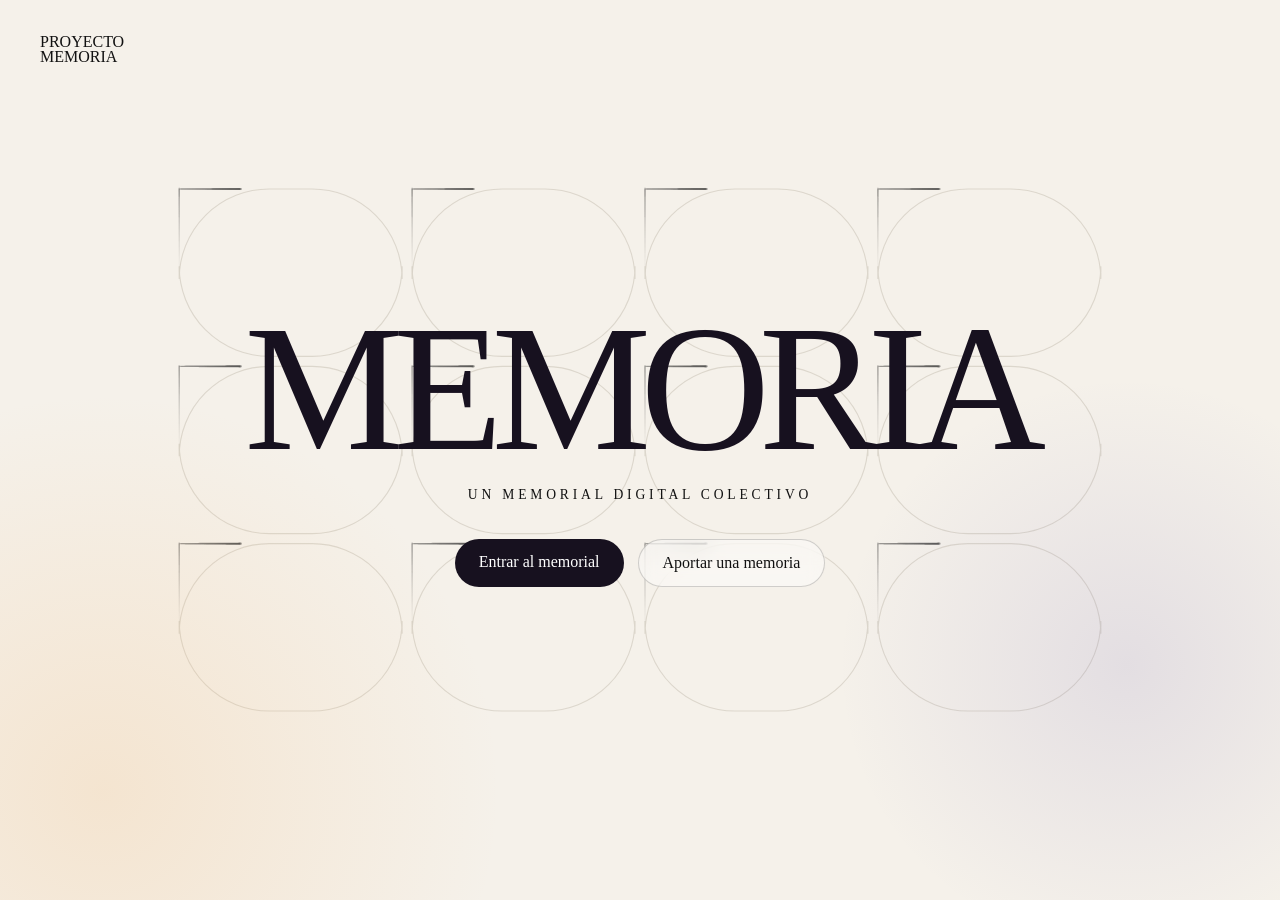
<file: index.html>
<!-- index.html -->

<!DOCTYPE html>
<html lang="es">
<head>
  <script>
  (function (m, a, z, e) {
    var s, t, u, v;
    try {
      t = m.sessionStorage.getItem('maze-us');
    } catch (err) {}

    if (!t) {
      t = new Date().getTime();
      try {
        m.sessionStorage.setItem('maze-us', t);
      } catch (err) {}
    }

    u = document.currentScript || (function () {
      var w = document.getElementsByTagName('script');
      return w[w.length - 1];
    })();
    v = u && u.nonce;

    s = a.createElement('script');
    s.src = z + '?apiKey=' + e;
    s.async = true;
    if (v) s.setAttribute('nonce', v);
    a.getElementsByTagName('head')[0].appendChild(s);
    m.mazeUniversalSnippetApiKey = e;
  })(window, document, 'https://snippet.maze.co/maze-universal-loader.js', '6c544458-8d8d-4f43-ab5a-c04b9b8d27b4');
  </script>

  <meta charset="UTF-8">
  <meta name="viewport" content="width=device-width, initial-scale=1.0">
  <title>Proyecto MEMORIA</title>
  <link rel="stylesheet" href="style.css">
</head>

<body class="lobby-page">

  <canvas id="lobbyCanvas"></canvas>

  <div class="brand">Proyecto<br>MEMORIA</div>

  <nav class="lobby-links">
    <a href="aportar.html">¿Cómo subir una memoria?</a>
    <a href="proyecto.html">¿Qué es Proyecto MEMORIA?</a>
  </nav>

  <main class="lobby-content">
    <h1>MEMORIA</h1>
    <p>Un memorial digital colectivo</p>

    <div class="lobby-actions">
      <a href="memorial.html">Entrar al memorial</a>
      <a href="aportar.html">Aportar una memoria</a>
    </div>
  </main>

  <script src="lobby.js"></script>
</body>
</html>
</file>
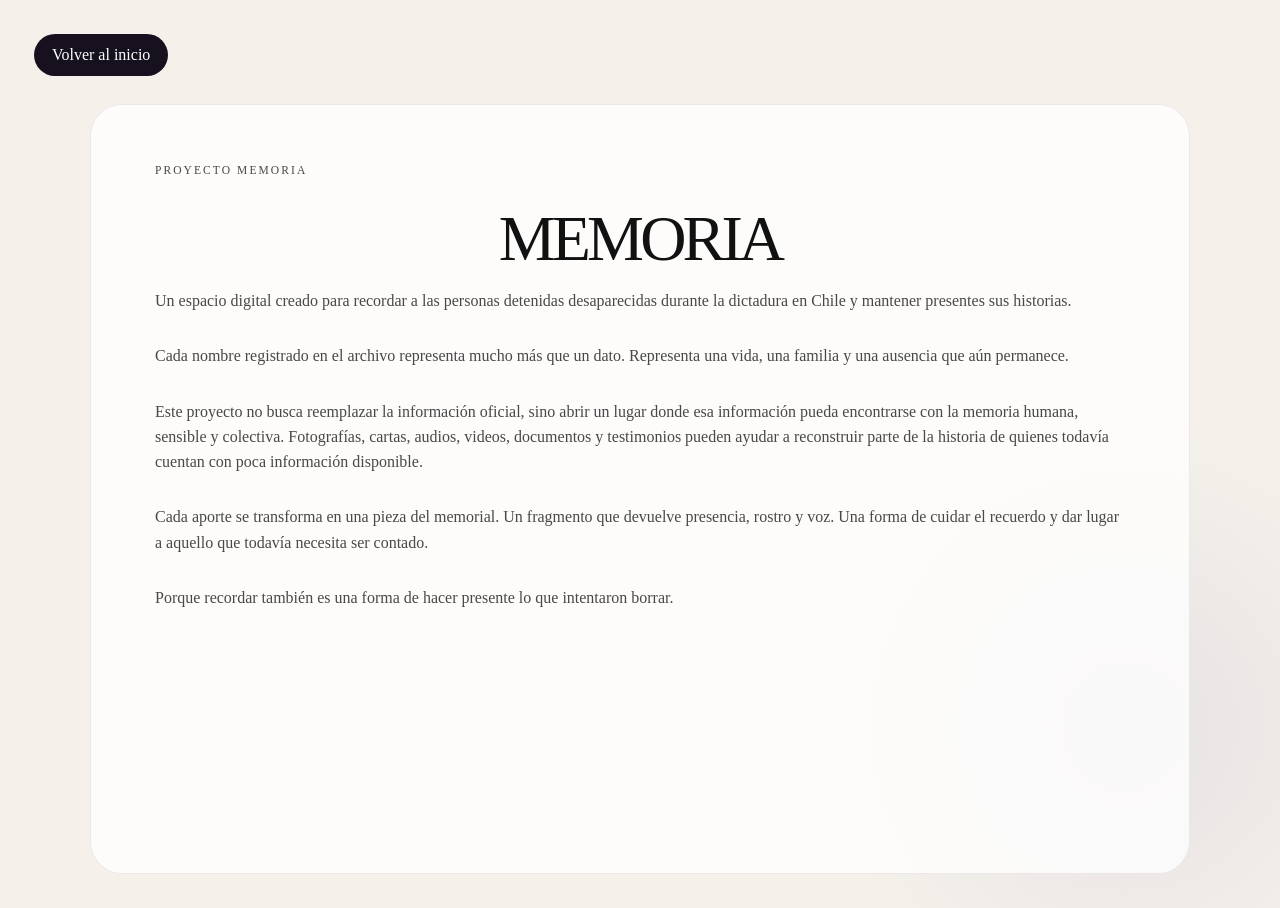
<file: proyecto.html>
﻿<!-- proyecto.html -->

<!DOCTYPE html>
<html lang="es">
<head>
  <script>
  (function (m, a, z, e) {
    var s, t, u, v;
    try {
      t = m.sessionStorage.getItem('maze-us');
    } catch (err) {}

    if (!t) {
      t = new Date().getTime();
      try {
        m.sessionStorage.setItem('maze-us', t);
      } catch (err) {}
    }

    u = document.currentScript || (function () {
      var w = document.getElementsByTagName('script');
      return w[w.length - 1];
    })();
    v = u && u.nonce;

    s = a.createElement('script');
    s.src = z + '?apiKey=' + e;
    s.async = true;
    if (v) s.setAttribute('nonce', v);
    a.getElementsByTagName('head')[0].appendChild(s);
    m.mazeUniversalSnippetApiKey = e;
  })(window, document, 'https://snippet.maze.co/maze-universal-loader.js', '6c544458-8d8d-4f43-ab5a-c04b9b8d27b4');
  </script>

  <meta charset="UTF-8">
  <meta name="viewport" content="width=device-width, initial-scale=1.0">
  <title>Sobre el proyecto | MEMORIA</title>
  <link rel="stylesheet" href="style.css?v=proyecto-ajuste-visual-3">

  <style>
    .about-card{
      max-width: 1400px;
      padding: 56px 64px 64px;
    }

    .project-title{
      margin: 8px 0 52px;
      text-align: center;
      font-size: clamp(4rem, 8vw, 6.8rem);
      line-height: 0.9;
      font-weight: 400;
      letter-spacing: -0.06em;
      font-kerning: normal;
    }

    .about-card p{
      max-width: 1120px;
      margin-left: auto;
      margin-right: auto;
      margin-bottom: 30px;
      line-height: 1.58;
    }

    .about-card p:last-child{
      margin-bottom: 0;
    }

    @media (max-width: 900px){
      .about-card{
        padding: 34px 24px 42px;
      }

      .project-title{
        margin: 10px 0 36px;
        font-size: clamp(3rem, 14vw, 5rem);
        letter-spacing: -0.055em;
      }

      .about-card p{
        max-width: 100%;
        margin-bottom: 24px;
      }
    }
  </style>
</head>

<body class="content-page">

  <a class="back-button" href="index.html">Volver al inicio</a>

  <main class="content-card about-card">
    <p class="eyebrow">Proyecto MEMORIA</p>

    <h1 class="project-title">MEMORIA</h1>

    <p>
      Un espacio digital creado para recordar a las personas detenidas desaparecidas durante la dictadura
      en Chile y mantener presentes sus historias.
    </p>

    <p>
      Cada nombre registrado en el archivo representa mucho más que un dato. Representa una vida,
      una familia y una ausencia que aún permanece.
    </p>

    <p>
      Este proyecto no busca reemplazar la información oficial, sino abrir un lugar donde esa información
      pueda encontrarse con la memoria humana, sensible y colectiva. Fotografías, cartas, audios, videos,
      documentos y testimonios pueden ayudar a reconstruir parte de la historia de quienes todavía cuentan
      con poca información disponible.
    </p>

    <p>
      Cada aporte se transforma en una pieza del memorial. Un fragmento que devuelve presencia, rostro
      y voz. Una forma de cuidar el recuerdo y dar lugar a aquello que todavía necesita ser contado.
    </p>

    <p>
      Porque recordar también es una forma de hacer presente lo que intentaron borrar.
    </p>
  </main>

</body>
</html>
</file>
<file: style.css>
/* style.css */

*{
  margin:0;
  padding:0;
  box-sizing:border-box;
}

html, body{
  width:100%;
  min-height:100%;
}

body{
  font-family:Georgia, "Times New Roman", serif;
  background:#f5f1ea;
  color:#111;
  overflow-x:hidden;
}

a{
  color:inherit;
  text-decoration:none;
}

button{
  font-family:inherit;
  border:none;
  cursor:pointer;
}

/* LOBBY */

.lobby-page{
  min-height:100vh;
  position:relative;
  overflow:hidden;
}

#lobbyCanvas{
  position:absolute;
  inset:0;
  width:100%;
  height:100%;
  z-index:0;
}

.lobby-page::after{
  content:"";
  position:absolute;
  inset:0;
  z-index:1;
  pointer-events:none;
  background:
    radial-gradient(circle at 8% 88%, rgba(242,184,116,0.22), transparent 28%),
    radial-gradient(circle at 88% 74%, rgba(107,95,174,0.13), transparent 22%);
}

.brand{
  position:absolute;
  top:34px;
  left:40px;
  z-index:3;
  text-transform:uppercase;
  line-height:0.95;
  font-size:1rem;
}

.lobby-links{
  display:none !important;
  visibility:hidden !important;
  opacity:0 !important;
  pointer-events:none !important;
}

.lobby-links a{
  display:none !important;
  text-decoration:none;
}

.lobby-content{
  position:relative;
  z-index:3;
  min-height:100vh;
  display:flex;
  flex-direction:column;
  justify-content:center;
  align-items:center;
  text-align:center;
  padding:32px;
}

.lobby-content h1{
  font-size:clamp(4.5rem, 14vw, 13rem);
  line-height:0.85;
  letter-spacing:-0.06em;
  font-weight:400;
  color:#17111f;
}

.lobby-content p{
  margin-top:22px;
  text-transform:uppercase;
  letter-spacing:0.28em;
  font-size:0.85rem;
}

.lobby-actions{
  margin-top:36px;
  display:flex;
  gap:14px;
  flex-wrap:wrap;
  justify-content:center;
}

.lobby-actions a,
.main-link{
  padding:14px 24px;
  border-radius:999px;
  background:#17111f;
  color:white;
}

.lobby-actions a:nth-child(2){
  background:rgba(255,255,255,0.42);
  color:#111;
  border:1px solid rgba(17,17,17,0.18);
  backdrop-filter:blur(10px);
}

/* MEMORIAL */

.memorial-page{
  width:100vw !important;
  min-height:100vh !important;
  display:block !important;
  grid-template-columns:none !important;
  background:#000000 !important;
  color:white !important;
  overflow:hidden !important;
}

/* Oculta cualquier barra lateral antigua */
.memorial-page .side-nav,
.memorial-page aside.side-nav{
  display:none !important;
  visibility:hidden !important;
  opacity:0 !important;
  pointer-events:none !important;
}

.memorial-main{
  position:relative !important;
  width:100vw !important;
  min-height:100vh !important;
  margin:0 !important;
  padding:0 !important;
  background:#000000 !important;
}

.viewer-toolbar{
  position:absolute;
  top:22px;
  left:50%;
  transform:translateX(-50%);
  z-index:8;
  display:flex;
  align-items:center;
  gap:10px;
  padding:10px 14px;
  border-radius:999px;
  background:rgba(0,0,0,0.55);
  backdrop-filter:blur(12px);
}

.viewer-toolbar button{
  width:36px;
  height:36px;
  border-radius:50%;
  background:transparent;
  color:white;
  border:1px solid rgba(255,255,255,0.32);
}

.viewer-toolbar span{
  font-size:0.82rem;
  opacity:0.86;
  white-space:nowrap;
}

.three-container{
  width:100vw !important;
  height:100vh !important;
  background:
    linear-gradient(rgba(0,0,0,0.05), rgba(0,0,0,0.42)),
    radial-gradient(circle at 74% 62%, rgba(107,95,174,0.18), transparent 26%),
    radial-gradient(circle at 16% 80%, rgba(242,184,116,0.12), transparent 24%),
    #000000 !important;
}

/* BARRA INFERIOR */

.bottom-nav{
  position:fixed !important;
  left:0 !important;
  bottom:0 !important;
  width:100vw !important;
  min-height:86px !important;
  padding:12px 28px !important;
  background:#000000 !important;
  color:#ffffff !important;
  display:grid !important;
  grid-template-columns:auto minmax(320px, 480px) !important;
  align-items:center !important;
  justify-content:space-between !important;
  gap:28px !important;
  z-index:999 !important;
  border:none !important;
  box-shadow:none !important;
}

.bottom-nav-links{
  display:flex;
  align-items:center;
  gap:42px;
}

.bottom-nav-links a{
  display:inline-block !important;
  width:auto !important;
  padding:0 !important;
  margin:0 !important;
  background:transparent !important;
  color:#ffffff !important;
  font-family:Georgia, "Times New Roman", serif !important;
  font-size:15px !important;
  line-height:1 !important;
  text-align:center !important;
  white-space:nowrap !important;
}

.bottom-nav-links a:hover{
  opacity:0.7 !important;
}

/* BUSCADOR INFERIOR */

.bottom-search{
  position:relative;
  width:100%;
  display:grid;
  gap:5px;
  justify-self:end;
}

.bottom-search label{
  font-size:11px;
  line-height:1;
  letter-spacing:0.08em;
  text-transform:uppercase;
  color:rgba(255,255,255,0.62);
}

.detained-search-box{
  position:relative;
  width:100%;
}

#detainedSearchInput{
  width:100%;
  height:34px;
  padding:8px 12px;
  border-radius:999px;
  border:1px solid rgba(255,255,255,0.28);
  background:rgba(255,255,255,0.08);
  color:#ffffff;
  outline:none;
  font-family:Georgia, "Times New Roman", serif;
  font-size:13px;
}

#detainedSearchInput::placeholder{
  color:rgba(255,255,255,0.46);
}

#detainedSearchInput:focus{
  border-color:rgba(255,255,255,0.72);
  background:rgba(255,255,255,0.12);
}

.detained-search-results{
  position:absolute;
  right:0;
  bottom:42px;
  width:min(480px, calc(100vw - 32px));
  max-height:260px;
  overflow:auto;
  display:none;
  background:#0b0b0b;
  border:1px solid rgba(255,255,255,0.18);
  border-radius:18px;
  box-shadow:0 -18px 48px rgba(0,0,0,0.52);
  padding:8px;
  z-index:1002;
}

.detained-search-results.active{
  display:grid;
  gap:4px;
}

.detained-result-button{
  width:100%;
  padding:10px 12px;
  border-radius:12px;
  background:transparent;
  color:#ffffff;
  text-align:left;
  display:grid;
  gap:3px;
}

.detained-result-button:hover{
  background:rgba(255,255,255,0.12);
}

.detained-result-name{
  font-size:13px;
  line-height:1.15;
}

.detained-result-meta{
  font-size:11px;
  line-height:1.2;
  color:rgba(255,255,255,0.58);
}

.detained-search-status{
  min-height:14px;
  font-size:11px;
  line-height:1.2;
  color:rgba(255,255,255,0.62);
}

.detained-search-status.is-loading{
  color:rgba(255,255,255,0.78);
}

.detained-search-status.has-memory{
  color:#ffffff;
}

.detained-search-status.no-memory{
  color:rgba(255,255,255,0.54);
}

.detained-search-status.has-error{
  color:#f2b874;
}

/* CONTENT */

.content-page{
  min-height:100vh;
  padding:34px;
  background:
    radial-gradient(circle at 88% 80%, rgba(107,95,174,0.1), transparent 24%),
    #f5f1ea;
}

.back-button{
  display:inline-block;
  padding:12px 18px;
  border-radius:999px;
  background:#17111f;
  color:white;
  margin-bottom:28px;
}

.content-card{
  width:min(1100px, 100%);
  min-height:calc(100vh - 130px);
  margin:0 auto;
  display:grid;
  grid-template-columns:0.85fr 1fr;
  gap:42px;
  align-items:center;
  padding:38px;
  border-radius:32px;
  background:rgba(255,255,255,0.78);
  border:1px solid rgba(17,17,17,0.08);
}

.content-card h1{
  font-size:clamp(2rem, 5vw, 4rem);
  line-height:0.95;
  font-weight:400;
  margin-bottom:18px;
}

.content-card p{
  line-height:1.6;
  opacity:0.76;
  margin-bottom:18px;
}

.about-card{
  display:block;
  max-width:850px;
}

.eyebrow{
  font-size:0.72rem;
  text-transform:uppercase;
  letter-spacing:0.18em;
  margin-bottom:12px;
}

.memory-form{
  display:grid;
  gap:16px;
}

.memory-form label{
  display:grid;
  gap:8px;
  font-size:0.92rem;
}

input,
select,
textarea{
  width:100%;
  padding:14px;
  border-radius:16px;
  border:1px solid rgba(17,17,17,0.16);
  background:white;
  color:#111;
}

textarea{
  min-height:120px;
  resize:vertical;
}

.checkbox-label{
  grid-template-columns:auto 1fr;
  align-items:start;
}

.checkbox-label input{
  width:auto;
  margin-top:4px;
}

.memory-form button{
  padding:14px 18px;
  border-radius:999px;
  background:#17111f;
  color:white;
}

/* MODAL */

.modal{
  position:fixed;
  inset:0;
  display:none;
  justify-content:center;
  align-items:center;
  z-index:1000;
  background:rgba(0,0,0,0.72);
  padding:24px;
}

.modal.active{
  display:flex;
}

.modal-content{
  width:min(520px, 92%);
  max-height:88vh;
  overflow:auto;
  position:relative;
  padding:24px;
  border-radius:28px;
  background:#f5f1ea;
  color:#111;
}

.close{
  position:absolute;
  right:16px;
  top:16px;
  width:36px;
  height:36px;
  border-radius:50%;
  background:#17111f;
  color:white;
}

#modalMedia img,
#modalMedia video{
  width:100%;
  max-height:300px;
  object-fit:cover;
  border-radius:18px;
  margin-bottom:18px;
}

#modalMedia audio{
  width:100%;
  margin:30px 0 18px;
}

#modalTitle{
  font-size:1.9rem;
  margin-bottom:8px;
}

#modalMeta{
  opacity:0.62;
  margin-bottom:14px;
}

#modalMessage{
  line-height:1.6;
  margin-bottom:16px;
}

#modalFiles{
  padding-left:18px;
  display:grid;
  gap:6px;
}

/* RESPONSIVE */

@media(max-width:900px){
  .bottom-nav{
    min-height:132px !important;
    padding:14px 18px !important;
    grid-template-columns:1fr !important;
    align-items:center !important;
    justify-content:center !important;
    gap:12px !important;
  }

  .bottom-nav-links{
    justify-content:center;
    gap:28px;
  }

  .bottom-nav-links a{
    font-size:14px !important;
  }

  .bottom-search{
    width:100%;
    max-width:420px;
    justify-self:center;
  }

  .detained-search-results{
    right:50%;
    transform:translateX(50%);
  }

  .viewer-toolbar{
    width:calc(100% - 32px);
    flex-wrap:wrap;
    justify-content:center;
    border-radius:24px;
  }

  .viewer-toolbar span{
    white-space:normal;
    text-align:center;
  }

  .content-card{
    grid-template-columns:1fr;
  }
}
</file>
